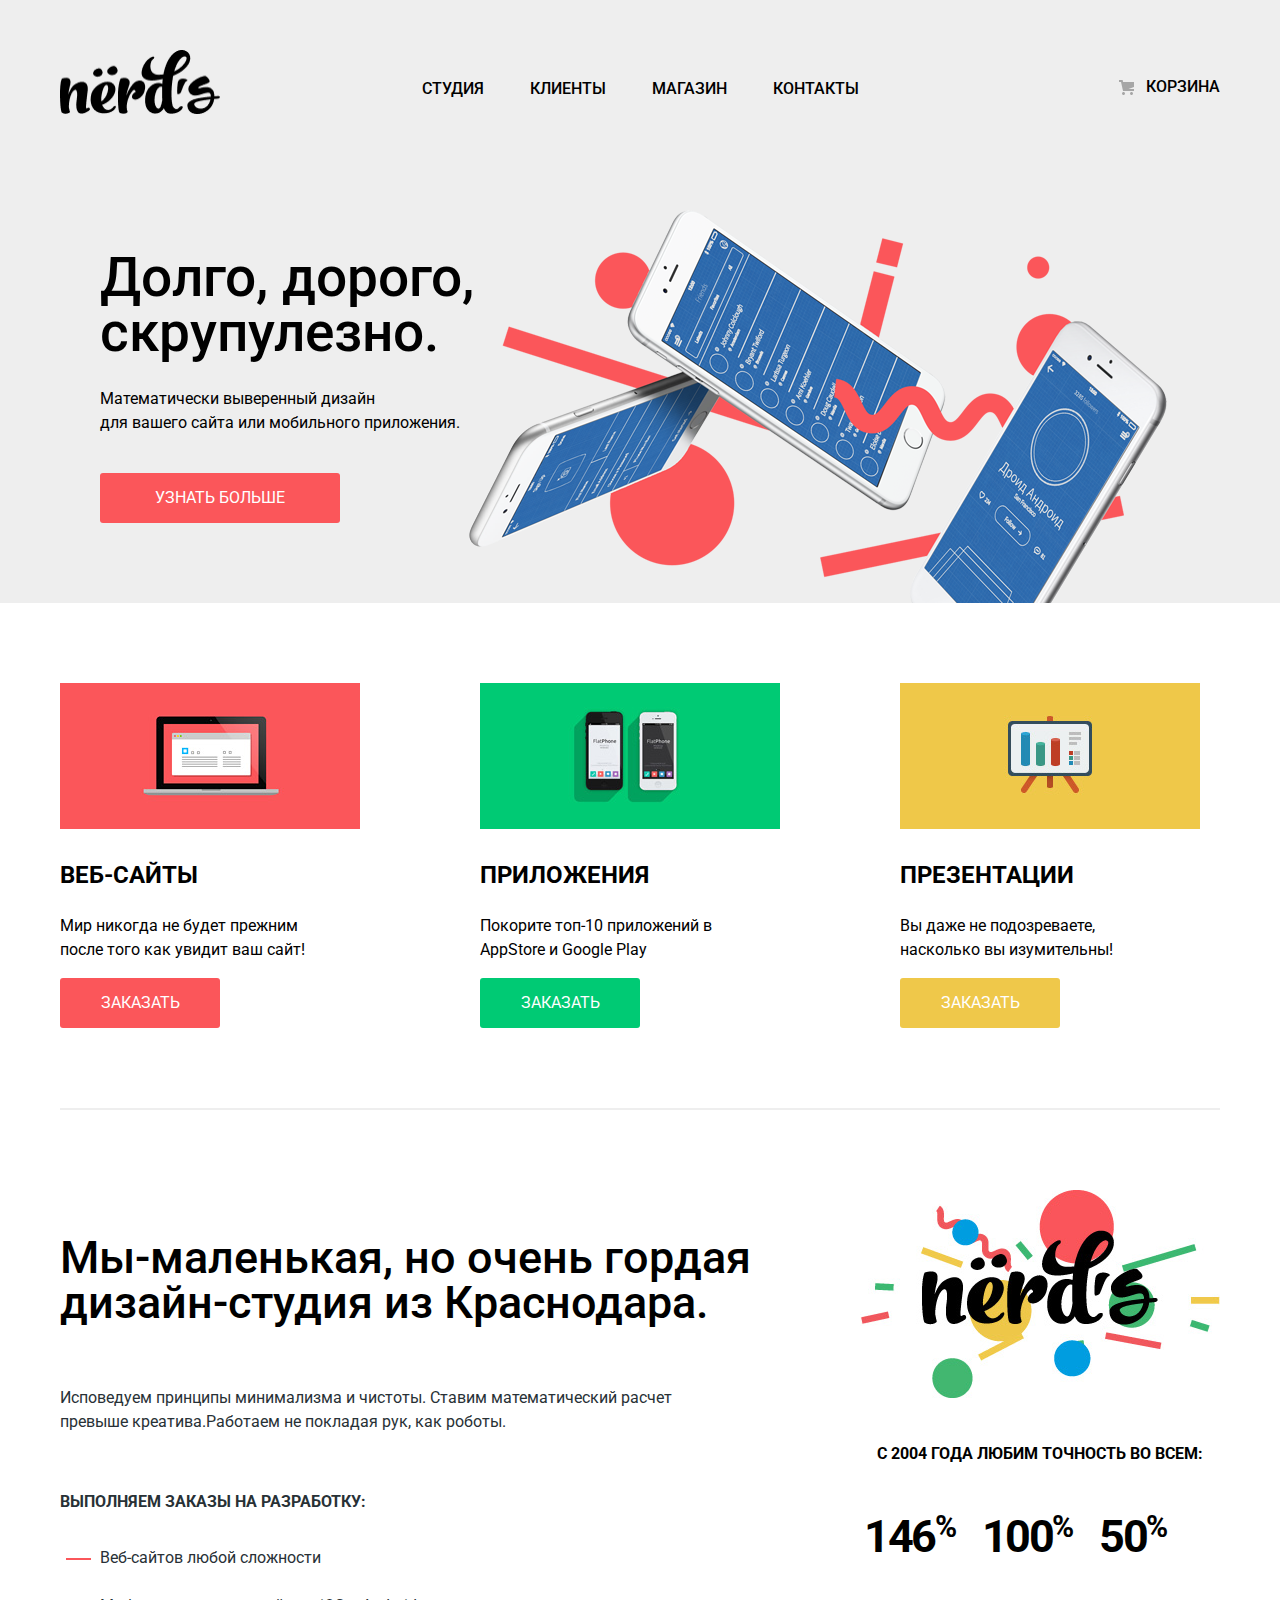
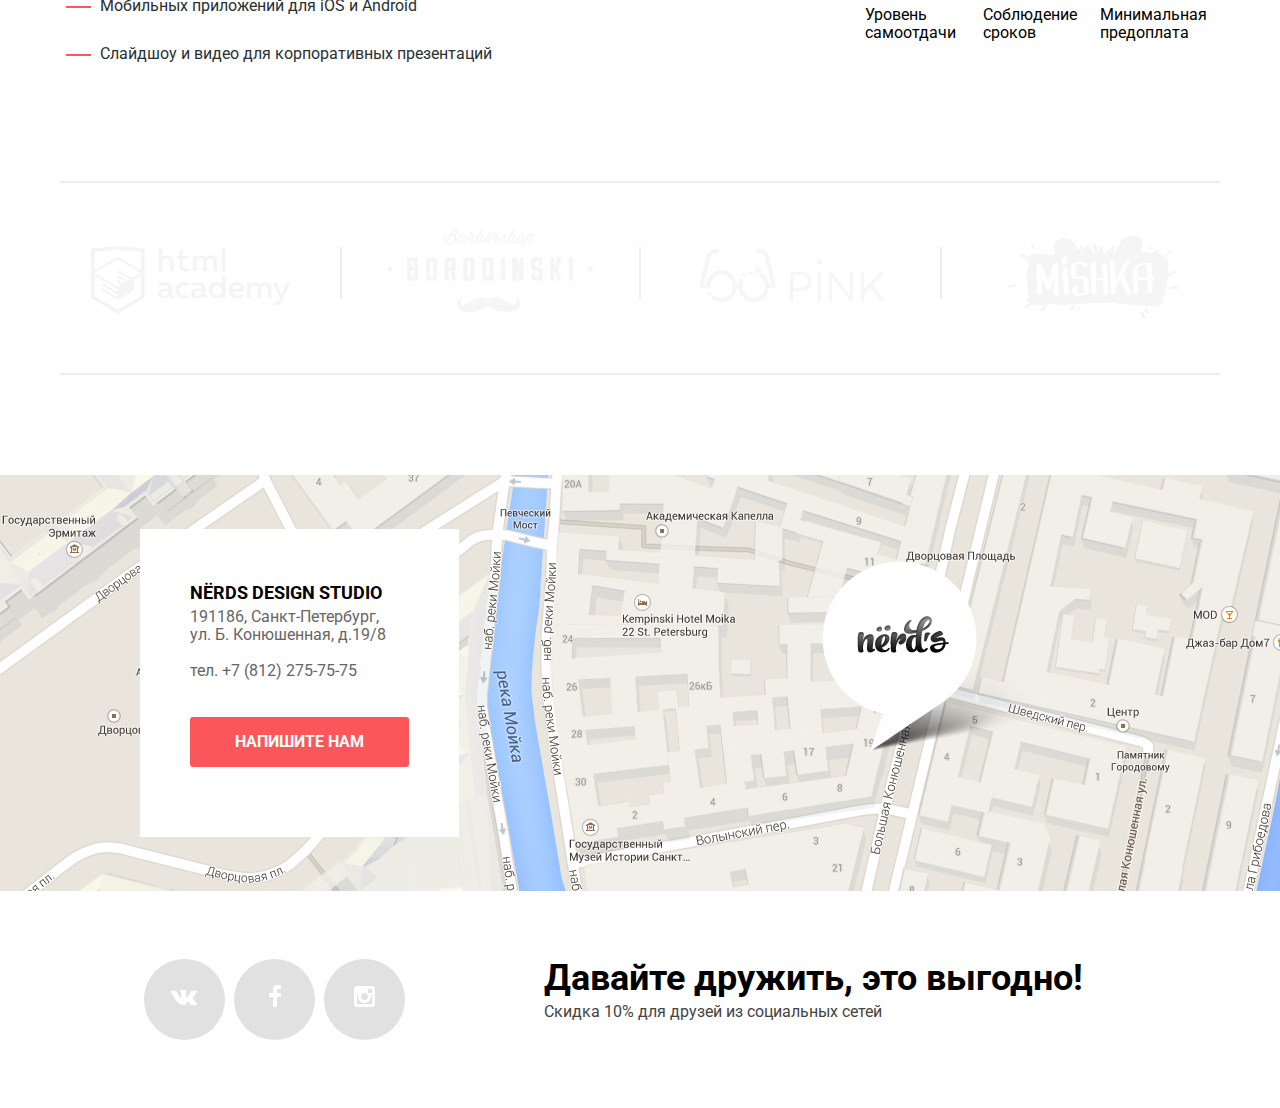
<file: index.html>
<!DOCTYPE html>
<html class="page" lang="ru">
<head>
  <meta charset="UTF-8">
  <title>Nerds студия</title>
  <link href="https://fonts.googleapis.com/css2?family=Roboto:wght@400;500;700&display=swap" rel="stylesheet">
  <link href="css/normalize.css" rel="stylesheet">
  <link href="css/style.css" rel="stylesheet">
</head>

<body class="page-body">
  <header class="main-header">
		<div class="container">
			<nav class="main-navigation">
				<a class="main-header-logo">
					<img src="img/nerds-logo.png" width="160" height="65" alt="Логотип Nerds">
				</a>
				<div class="wpapper">
					<ul class="site-navigation">
						<li><a href="#">Cтудия</a></li>
						<li><a href="#">Клиенты</a></li>
						<li><a href="catalog.html">Магазин</a></li>
						<li><a href="#">Контакты</a></li>
					</ul>
        </div>
        <div class="basket">
          <a href="#">Корзина</a>
        </div>
			</nav>
    </div>
    <section class="slider">
      <div class="container">
        <h2 class="visually-hidden">Преимущества</h2>
      <!--<input class="visually-hidden" type="radio" id="product-1" name="toggle" checked>
          <input class="visually-hidden" type="radio" id="product-2" name="toggle">
          <input class="visually-hidden" type="radio" id="product-3" name="toggle">
          <div class="slider-controls">
            <label class="slider-controls-item slider-controls-item--1" for="product-1">Первый</label>
            <label class="slider-controls-item slider-controls-item--2" for="product-2">Второй</label>
            <label class="slider-controls-item slider-controls-item--3" for="product-3">Третий</label>
          </div>-->
          <ul class="slider-list">
            <li class="slider-item">
              <h3>Долго, дорого,<br> скрупулезно.</h3>
                <p>Математически выверенный дизайн<br> для вашего сайта или мобильного приложения.</p>
                <a class="slider-item-button button" href="#">Узнать больше</a>
            </li>
            <!--<li class="slider-item">
                <h3>Любим математику как никто другой</h3>
                <p>Никакого креатива, только математические формулы для расчета идеальных пропорций.</p>
                <a class="slider-item-button button" href="#">Узнать больше</a>
              </li>
              <li class="slider-item">
                <h3>Только ночь,<br> только хардкор</h3>
                <p>Работать днем, как все? Мы против этого.<br> Ближе к полуночи работа только начинается.</p>
                <a class="slider-item-button button" href="#">Узнать больше</a>
              </li>-->
          </ul>  
        </div>
      </section> 
	</header>
<main class="main-container">
  <h1 class="visually-hidden">Дизайн Студия Nerds</h1>
      <section class="service">  
        <ul class="service-list">
          <li class="service-item1">
            <img src="img/illustration1.svg" width="300" height="146" alt="Веб-сайты" >
            <h3 class="text-sup">Веб-сайты</h3>
            <p class="text-sub">Мир никогда не будет прежним<br> после того как увидит ваш сайт!</p>
            <a href="#" class="button button-red" aria-label="Заказать у нас сайт">Заказать</a>
          </li>
          <li class="service-item2">
            <img src="img/illustration2.svg" width="300" height="146" alt="Приложения">
            <h3 class="text-sup">Приложения</h3>
            <p class="text-sub">Покорите топ-10 приложений в<br> AppStore и Google Play</p>
            <a href="#" class="button button-green" aria-label="Заказать у нас приложение">Заказать</a>
          <li class="service-item3">
            <img src="img/illustration3.svg" width="300" height="146" alt="Презентации">
            <h3 class="text-sup">Презентации</h3>
            <p class="text-sub">Вы даже не подозреваете,<br> насколько вы изумительны!</p>
            <a href="#" class="button button-yellow" aria-label="Заказать у нас презентацию">Заказать</a>
          </li>
        </ul>
      </section>
      <section class="about-us">
        <div class="about-title">
          <h2 class="visually-hidden">О нас</h2>
          <p class="description-about">Мы-маленькая, но очень гордая<br> дизайн-студия из Краснодара.</p>
          <p class="desсription-features">Исповедуем принципы минимализма и чистоты. Ставим математический расчет<br> превыше креатива.Работаем не покладая рук, как роботы.</p>
            <h3 class="description-title">Выполняем заказы на разработку:</h3>
              <ul class="description-list">
                <li class="description-item">Веб-сайтов любой сложности</li>
                <li class="description-item">Мобильных приложений для iOS и Android</li>
                <li class="description-item">Слайдшоу и видео для корпоративных презентаций</li>
              </ul>
        </div>  
        <div class="stats-block">
          <h2 class="visually-hidden">Наша статистика</h2>
          <img src="img/nerds-illustration.svg" width="360" height="208" alt="Студия Нёрдс">
          <b class="stats-title">С 2004 года любим точность во всем:</b>
          <table>
            <tbody>
              <tr>
                <th class="visually-hidden">Проценты выполнения</th>
                <td class="procent-numbers">146<sup>%</sup></td>
                <td class="procent-numbers">100<sup>%</sup></td>
                <td class="procent-numbers">50<sup>%</sup></td>
              </tr>
              <tr>
                <th class="visually-hidden">Условия работы</th>
                <td class="details">Уровень самоотдачи</p>
                <td class="details">Соблюдение сроков</p>
                <td class="details">Минимальная предоплата</p>
              </tr>
            </tbody>
          </table>
        </div>
      </section>
      <section class="partners">
        <h2 class="visually-hidden">Наши партнеры</h2>
          <div class="container">
            <ul class="partners-list">
              <li class="partners-item">
                <a href="https://htmlacademy.ru/intensive/htmlcss">
                <img src="img/products/htmlacademy.svg" width="199" height="68" alt="HTML Academy">
                </a>
              </li>
              <li class="partners-item">
                <a href="#">
                  <img src="img/borodinski.png" width="209" height="87" alt="Borodinski">
                </a>
              </li>
              <li class="partners-item">
                <a href="#">
                  <img src="img/pink.png" width="185" height="55" alt="Pink">
                </a>
              </li>
              <li class="partners-item">
                <a href="#">
                  <img src="img/mishka.png" width="173" height="84" alt="Mishka">
                </a>
              </li>
            </ul>
          </div>
      </section>
  </main>

  <footer class="page-footer main-footer">
    <section class="map">
      <h2 class="visually-hidden">Как до нас добраться</h2>
        <div class="location">
          <section class="address">
            <h2 class="address-title">Nёrds design studio</h2>
            <p class="address-text">191186, Санкт-Петербург,<br>
            ул. Б. Конюшенная, д.19/8</p>
            <p class="address-phone">тел. +7 (812) 275-75-75</p>
            <a href="modal.html" class="button button-mail">Напишите нам</a>
            </section> 
          </div>
    </section>
    <div class="footer-container">  
      <div class="social">
        <ul class="social-list">
          <li class="social-item">
            <a class="social-button" href="http://vk.com/">
              <img src="img/vk-icon.svg" alt="Страница в контакте">
              <p class="visually-hidden">Наша страница в контакте</p>  
            </a>  
          </li>      
          <li class="social-item">
            <a class="social-button" href="http://facebook.com">
              <img src="img/facebook-icon.svg" alt="Страница в Фейсбук">  
              <p class="visually-hidden">Наша страница в Фейсбук</p>  
            </a>
          </li>
          <li class="social-item">
            <a class="social-button" href=http://instagram.com">
              <img src="img/insta-icon.svg" alt="Страница в Инстаграм">
              <p class="visually-hidden">Наша страница в Инстаграм</p>     
            </a>
          </li>
        </ul>
      </div>
      <div class="for-friends">
        <p class="frienship">Давайте дружить, это выгодно!</p>
        <p class="discount">Скидка 10% для друзей из социальных сетей</p>
      </div>
    </div>
  </footer>
    <section class="modal modal-form">
      <h2 class="modal-title">Напишите нам</h2>
      <form class="appointment-form" action="http://echo.htmlacademy.ru" method="post">
        <div class="mail-form"> 
          <p class="appointment-item">
            <label for="appointment-name">Ваше имя</label>
            <input id="appointment-name" type="text" name="name" placeholder="Имя Фамилия">
          </p>
          <p class="appointment-email">
            <label for="appointment-email">Ваш email</label>
            <input id="appointment-email" type="email" name="email" placeholder="email@example.com">
          </p>
        </div>
          <p class="appointment-text">
            <label for="appointment-text">Текст письма</label>
            <textarea id="appointment-text" type="text" name="text" placeholder="В свободной форме" rows="5" cols="250"></textarea>
          </p>
          <button class="mail-form button" type="submit">Отправить</button>
            <a href="#" class="modal-close">Закрыть</a>
      </form>
    </section>
</body>
</html>
</file>
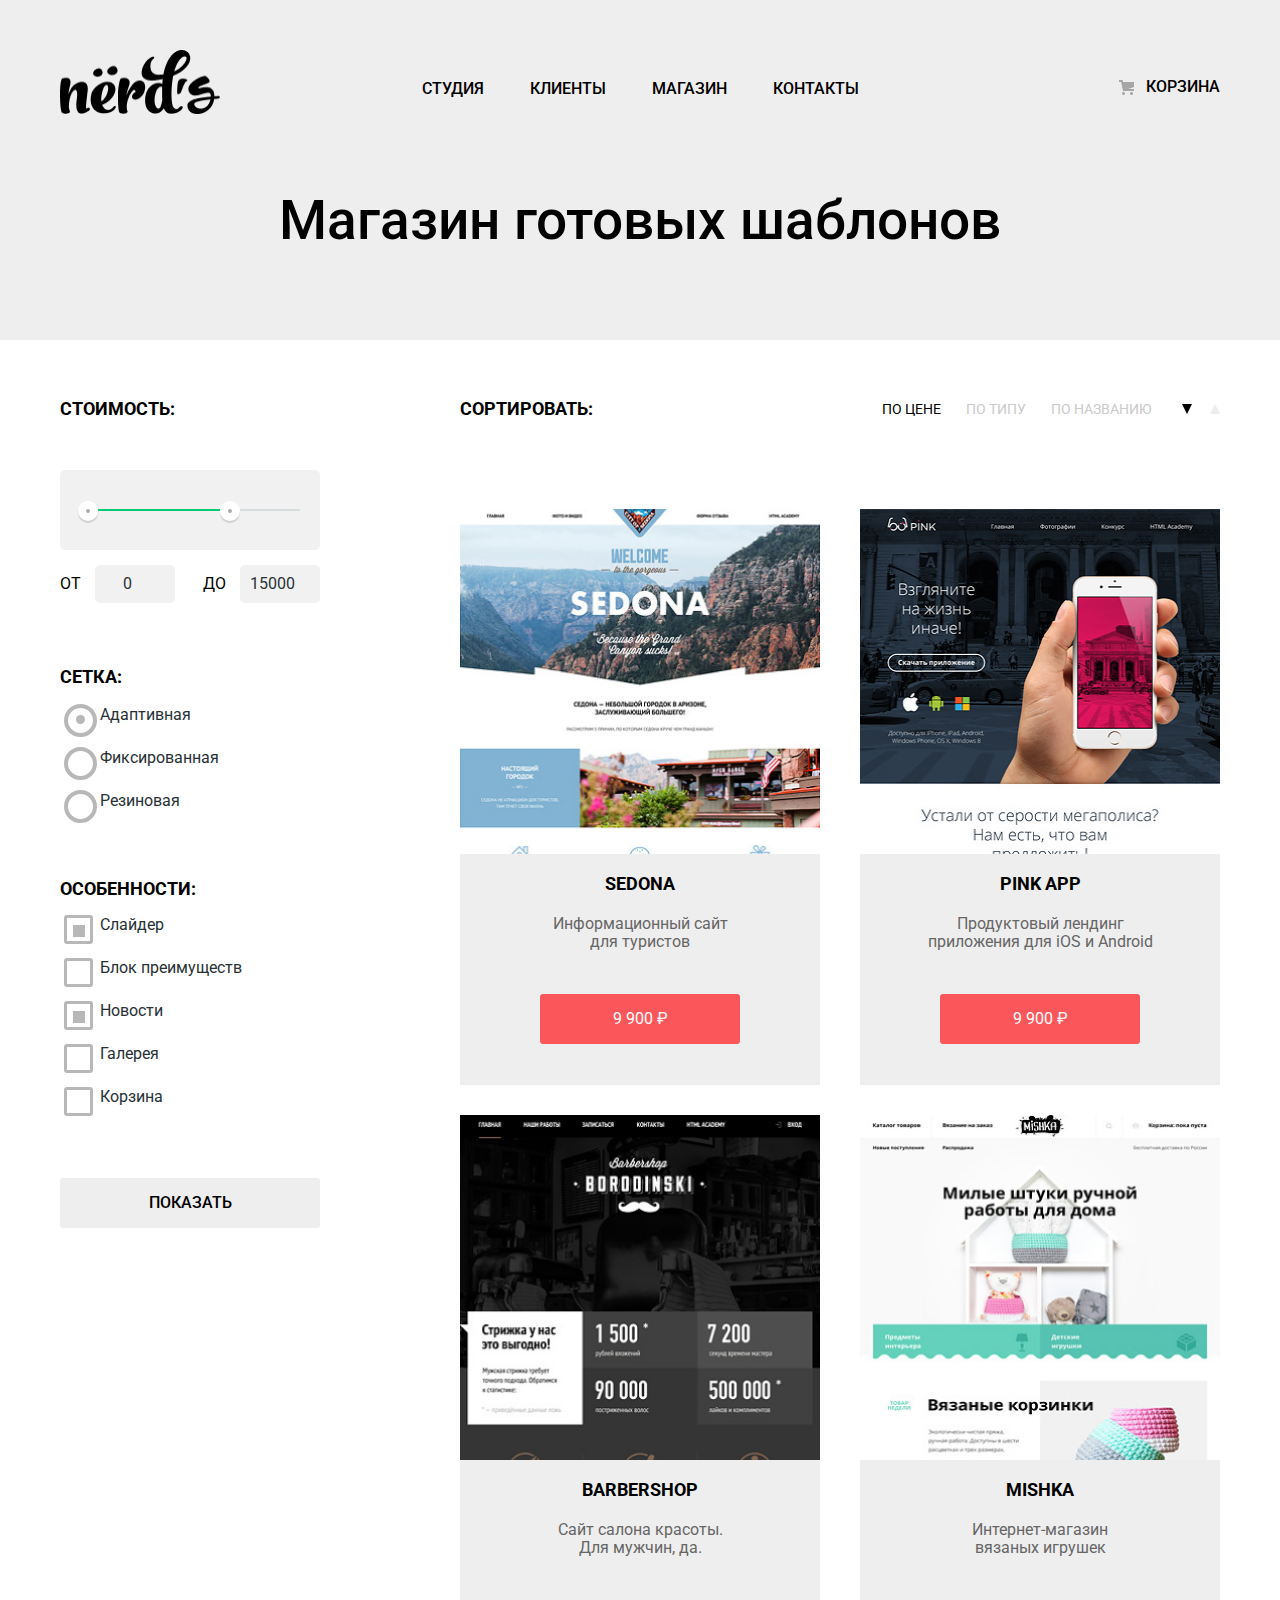
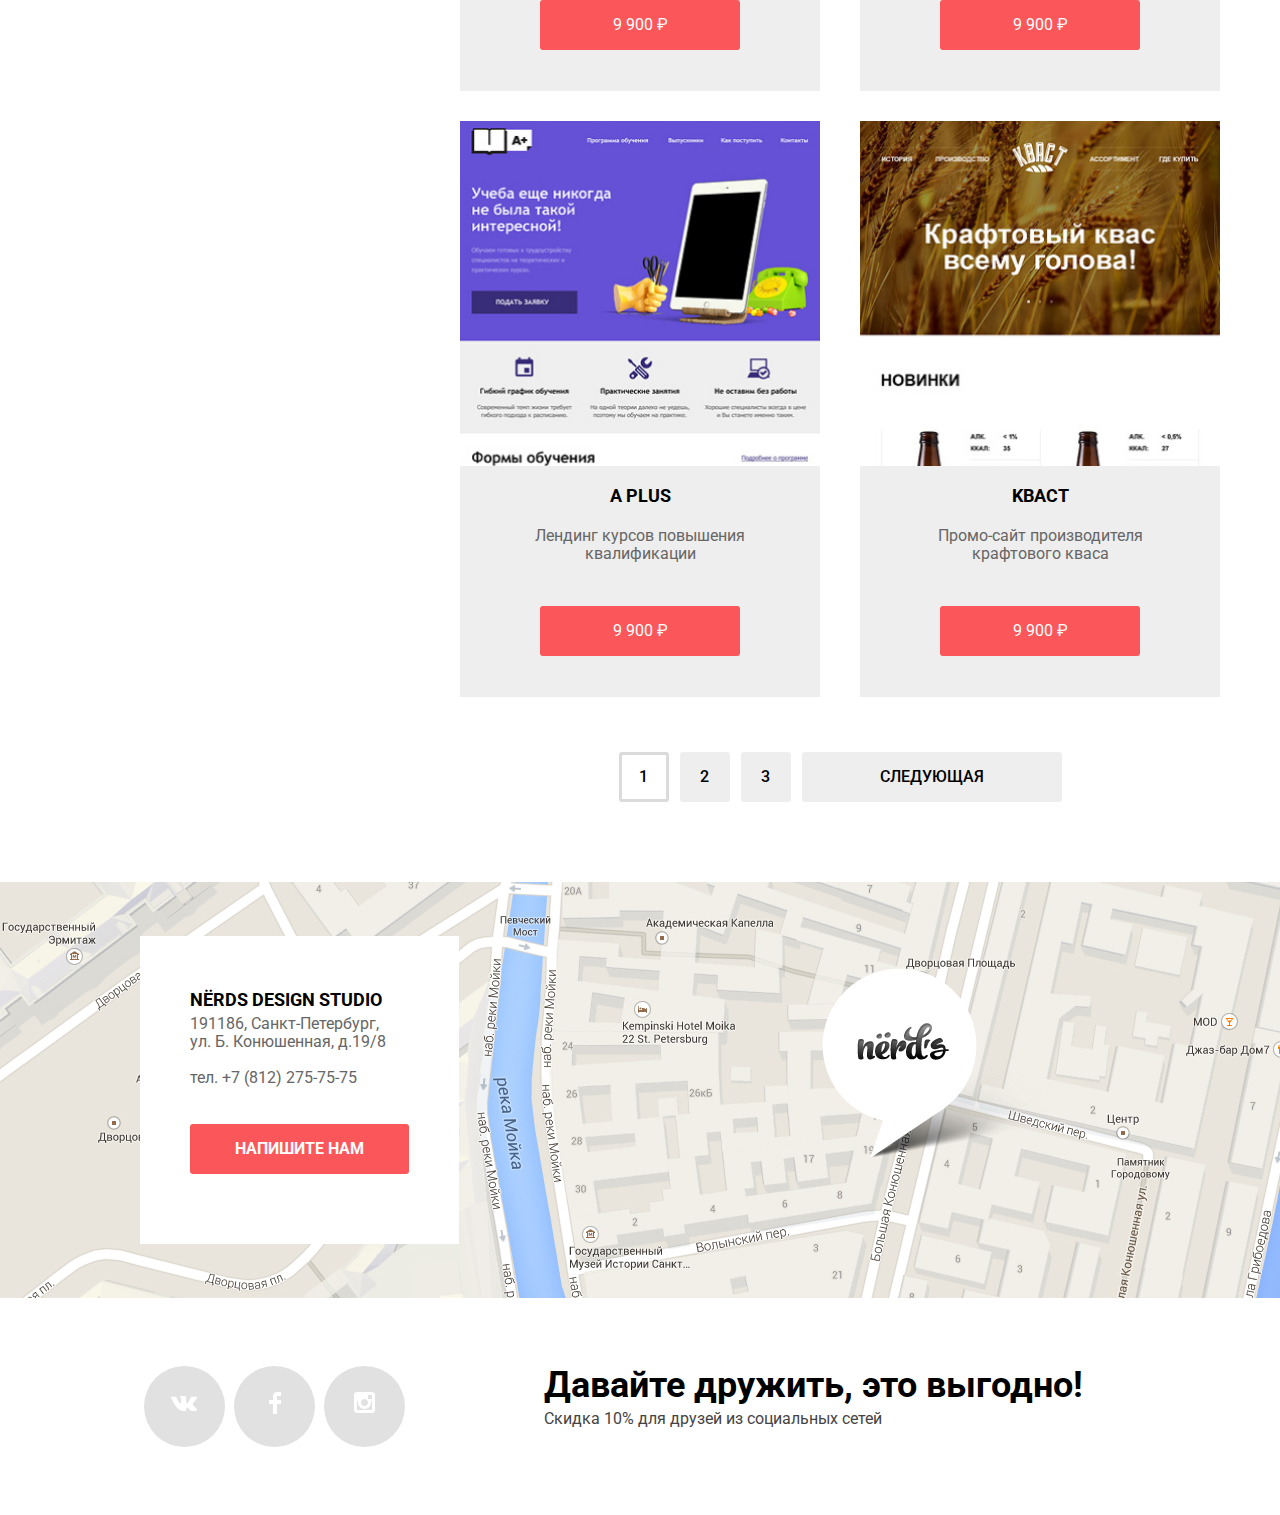
<file: catalog.html>
<!DOCTYPE html>
<html class="page" lang="ru">
<head>
  <meta charset="UTF-8">
  <title>Nerds студия</title>
  <link href="https://fonts.googleapis.com/css2?family=Roboto:wght@400;500;700&display=swap" rel="stylesheet">
  <link href="css/normalize.css" rel="stylesheet">
  <link href="css/style.css" rel="stylesheet">
</head>

<body class="page-body">
  <header class="main-header">
		<div class="container">
			<nav class="main-navigation">
			  <a class="main-header-logo" href="index.html">
          <img src="img/nerds-logo.png" width="160" height="65" alt="Логотип Nerds">
				</a>
				<div class="wpapper">
					<ul class="site-navigation">
						<li><a href="#">Cтудия</a></li>
						<li><a href="#">Клиенты</a></li>
						<li><a href="catalog.html">Магазин</a></li>
						<li><a href="#">Контакты</a></li>
					</ul>
        </div>
        <div class="basket">
          <a href="#">Корзина</a>
        </div>
      </nav>
      <h1 class="catalog-title">Магазин готовых шаблонов</h1>
		</div>
	</header>

  <main class="page-catalog">
    <section class="catalog">
      <form class="filter"https://echo.htmlacademy.ru" method="get">
        <fieldset class="filter-item">
          <legend class="price-checks">Стоимость:</legend>
          <div class="range-filter">
            <div class="range-controls">
              <div class="scale">
                <div class="bar"></div>
              </div>
              <div class="toggle toggle-min"></div>
              <div class="toggle toggle-max"></div>
            </div>
            <div class="price-controls">
              <label class="min-price">
                от <input type="number" name="min-price" value="0">
              </label>
              <label class="max-price">
                до <input type="number" name="max-price" value="15000">
              </label>
            </div>
          </div>
        </fieldset>
        <fieldset class="grid-box">
          <legend class="grid-checks">Сетка:</legend>
            <ul class="grid-title">
              <li class="filter-option filter-radio">
                <input class="visually-hidden filter-input-radio filter-input" type="radio" name="types-of-grid" value="adaptive" id="filter-adaptive" checked>
                <label for="filter-adaptive">Адаптивная</label>
              </li>
              <li class="filter-option filter-radio">
                <input class="visually-hidden filter-input-radio filter-input" type="radio" name="types-of-grid" value="fixed" id="filter-fixed">
                <label for="filter-fixed">Фиксированная</label>
              </li>
              <li class="filter-option filter-radio">
                <input class="visually-hidden filter-input-radio filter-input" type="radio" name="types-of-grid" value="rubber" id="filter-rubber">
                <label for="filter-rubber">Резиновая</label>
              </li>
            </ul>
          </fieldset>
          <fieldset class="features-box">
            <legend class="features-checks">Особенности:</legend>
            <ul class="features-title">
              <li class="filter-option filter-checkbox">
                <input class="visually-hidden filter-input-checkbox filter-input" type="checkbox" name="slider" id="filter-slider" checked>
                <label for="filter-slider">Слайдер</label>
              </li>
              <li class="filter-option filter-checkbox">
                <input class="visually-hidden filter-input-checkbox filter-input" type="checkbox" name="advantages" id="filter-advantages">
                <label for="filter-advantages">Блок преимуществ</label>
              </li>
              <li class="filter-option filter-checkbox">
                <input class="visually-hidden filter-input-checkbox filter-input" type="checkbox" name="news" id="filter-news" checked>
                <label for="filter-news">Новости</label>
              </li>
              <li class="filter-option filter-checkbox">
                <input class="visually-hidden filter-input-checkbox filter-input" type="checkbox" name="galery" id="filter-galery">
                <label for="filter-galery">Галерея</label>
              </li>
              <li class="filter-option filter-checkbox">
                <input class="visually-hidden filter-input-checkbox filter-input" type="checkbox" name="cart" id="filter-cart">
                <label for="filter-cart">Корзина</label>
              </li>
            </ul>
          </fieldset>
          <a href="#" class="features-btn" alt="Кнопка показать">Показать</a>
        </form>
      </section>
      <section class="our-partners">
        <div class="partners-container">
					<h2 class="visually-hidden">Партнеры</h2>
					<section class="sorting">
						<h2 class="visually-hidden">Сортировать</h2>
						<b>Сортировать:</b>
						<ul class="sorting-list">
							<li class="sorting-item"><a class="active" href="#">По цене</a></li>
							<li class="sorting-item"><a href="#">По типу</a></li>
							<li class="sorting-item"><a href="#">По названию</a></li>
						</ul>
						<p class="sorting-buttons">
							<button class="button-down" type="button">
								<p class="visually-hidden">От большего к меньшему</p>	
							</button>
							<button class="button-up">
								<p class="visually-hidden">Oт меньшего к большему</p>	
							</button>
            </p>
          </section>
          <div class="products">
            <ul class="products-list">
              <li class="product-item">
                <img src="img/img-sedona.jpg" width="360" height="576" alt="Готовый шаблон сайта Sedona">
                  <div class="product-about">
                    <a href="product-card.html"><h2>Sedona</h2></a>
                    <p>Информационный сайт<br> для туристов</p>
                    <a href="#" class="button button-cart" aria-label="Положить в корзину шаблон Sedona за ">9 900 ₽</a>
                  </div>
              </li>
              <li class="product-item">
                <img src="img/img-pink.jpg" width="360" height="576" alt="Готовый шаблон сайта Pink">
                  <div class="product-about">
                    <a href="product-card.html"><h2>Pink App</h2></a>
                    <p>Продуктовый лендинг  <br>приложения для iOS и Android</p>
                    <a href="#" class="button button-cart" aria-label="Положить в корзину шаблон Pink за ">9 900 ₽</a>
                  </div>
              </li>
              <li class="product-item">
                <img src="img/img-barbershop.jpg" width="360" height="576" alt="Готовый шаблон сайта Borodinski">
                  <div class="product-about">
                    <a href="product-card.html"><h2>Barbershop</h2></a>
                    <p>Сайт салона красоты.<br> Для мужчин, да.</p>
                    <a href="#" class="button button-cart" aria-label="Положить в корзину шаблон Barbershop за">9 900 ₽</a>
                  </div>
              </li>
              <li class="product-item">
                <img src="img/img-mishka.jpg" width="360" height="576" alt="Готовый шаблон сайта Mishka">
                  <div class="product-about">
                    <a href="product-card.html"><h2>Mishka</h2></a>
                    <p>Интернет-магазин <br>вязаных игрушек</p>
                    <a href="#" class="button button-cart" aria-label="Положить в корзину шаблон Mishka за">9 900 ₽ </a>
                  </div>
              </li>
              <li class="product-item">
                <img src="img/img-aplus.jpg" width="360" height="576" alt="Готовый шаблон сайта Study">
                  <div class="product-about">
                    <a href="product-card.html"><h2>A Plus</h2></a>
                    <p>Лендинг курсов повышения<br> квалификации</p>
                    <a href="#" class="button button-cart" aria-label="Положить в корзину шаблон Study за ">9 900 ₽</a>
                  </div>
              </li>
              <li class="product-item">
                <img src="img/img-kvast.jpg" width="360" height="576" alt="Готовый шаблон сайта Kvast">
                  <div class="product-about">
                    <a href="product-card.html"><h2>KBACT</h2></a>
                    <p>Промо-сайт производителя <br>крафтового кваса</p>
                    <a href="#" class="button button-cart" aria-label="Положить в корзину шаблон сайта Kvast за ">9 900 ₽</a>
                 </div>
              </li>
            </ul>
          </div>
      </div>
      <div class="pagination">
        <a href="#" class="button-catalog1" arial-label="Первая страница">1</a>
        <a href="#" class="button-catalog2" arial-label="Вторая страница">2</a>
        <a href="#" class="button-catalog3" arial-label="Третья страница">3</a>
        <a href="#" class="button-next" arial-label="Следующая страница">Следующая</a>
      </div>
    </main>

<footer class="page-footer inner-footer">
  <section class="map">
    <h2 class="visually-hidden">Как до нас добраться</h2>
      <div class="location">
        <section class="address">
          <h3 class="address-title">Nёrds design studio</h3>
          <p class="address-text">191186, Санкт-Петербург,<br>
           ул. Б. Конюшенная, д.19/8</p>
          <p class="address-phone">тел. +7 (812) 275-75-75</p>
          <a href="modal.html" class="button button-mail">Напишите нам</a>
        </section>
      </div>
  </section>
  <div class="footer-container">  
    <div class="social">
      <ul class="social-list">
        <li class="social-item">
         <a class="social-button" href="http://vk.com/">
            <img src="img/vk-icon.svg" alt="Страница в контакте">
            <p class="visually-hidden">Наша страница в контакте</p>  
          </a>  
        </li>      
        <li class="social-item">
          <a class="social-button" href="http://facebook.com">
            <img src="img/facebook-icon.svg" alt="Страница в Фейсбук">  
            <p class="visually-hidden">Наша страница в Фейсбук</p>  
          </a>
        </li>
        <li class="social-item">
          <a class="social-button" href=http://instagram.com">
            <img src="img/insta-icon.svg" alt="Страница в Инстаграм">
            <p class="visually-hidden">Наша страница в Инстаграм</p>  
          </a>    
        </li>
    </div>
    <div class="for-friends">
      <p class="frienship">Давайте дружить, это выгодно!</p>
      <p class="discount">Скидка 10% для друзей из социальных сетей</p>
    </div>
  </div>
</footer>
  <section class="modal modal-form">
    <h2 class="modal-title">Напишите нам</h2>
    <form class="appointment-form" action="http://echo.htmlacademy.ru" method="post">
      <div class="mail-form"> 
        <p class="appointment-item">
          <label for="appointment-name">Ваше имя</label>
          <input id="appointment-name" type="text" name="name" placeholder="Имя Фамилия">
        </p>
        <p class="appointment-email">
          <label for="appointment-email">Ваш email</label>
          <input id="appointment-email" type="email" name="email" placeholder="email@example.com">
        </p>
        <p class="appointment-text">
          <label for="appointment-text">Текст письма</label>
          <input id="appointment-text" type="text" name="text" placeholder="В свободной форме">
        </p>
        <button type="submit">Отправить</button>
          <a href="#" class="close">Закрыть</a>
      </div>
    </form>
  </section>
</body>
</html>
</file>
<file: css/style.css>
:root { 

  --basic-black:#000000;
  --basic-special-grey:#E1E1E1;
  --basic-light-black:#283136;
  --basic-white: #FFFFFF;
  --basic-light-grey: #EEEEEE;
  --basic-grey: #888888;
  --basic-dark-grey:#A6A6A6;
  --basic-extra-grey:#4D4D4D;
  --basic-red: #FB565A;
  --basic-dark-red: #E74246;
  --basic-extra-red: #D7373B;
  --basic-green: #00CA74;
  --basic-dark-green:#00BC6C;
  --basic-extra-green: #00AA62;
  --basic-yellow:  #EFC84A; 
  --basic-dark-yellow: #EAB534;
  --basic-extra-yellow: #E5A722;
}


body {
  margin: 0;
  padding: 0;
  font-family: "Roboto", "Arial", sans-serif;
  font-size: 16px;
  line-height: 24px;
  font-weight: normal;
  color: var(--basic-black);
  background-color: var(--basic-white);

}

  a { 
    text-decoration: none;
  }

  ul {
    list-style: none;
  }
 /* Main header */

  .main-header {
	  margin: 0;
	  padding: 0;
    min-width: 1160px;
    padding-top: 49px;
	  background-color: var(--basic-light-grey);
  }
  .container {
  	margin: 0 auto;
	  padding: 0;
	  width: 1160px;
  }

  .main-navigation {
    margin-bottom: 87px;
    display: grid;
    grid-template-columns:min-content 4fr 1fr;
  }


  .main-navigation .wpapper {
  	padding-top: 28px;
	  margin-left: 202px;
	  text-transform: uppercase;
  }
  .main-navigation .site-navigation,
  .main-navigation .basket {
  	margin: 0;
	  padding: 0;
	  list-style: none;
  }
  .main-navigation .site-navigation {
    display: flex;
  }
  .site-navigation li {
	  margin-right: 46px;
  }
  .site-navigation a,
  .basket a {
  	color: var(--basic-black);
	  font-weight: 500;
  }
  .site-navigation a:hover,
  .basket a:hover {
	  color: var(--basic-red);
  }
  .site-navigation a:focus,
  .basket a:focus {
	  color: #bdbdbd;
  }
  .site-navigation a:active {
	  border-bottom: 2px solid var(--basic-red);
    padding-bottom: 8px;
  }
  .basket a {
    padding-left: 27px;
    position: relative;
    top:26px;
    text-transform: uppercase;
  }
  .basket a::before {
    content: "";
    position: absolute;
    top: 5px;
    left: 0px;
    width: 15px;
    height: 15px;
    background: url(../img/cart-icon.svg) no-repeat;
    background-position: 0px 0px;
  }
  .basket a:active {
	  border-bottom: 2px solid var(--basic-red);
	  padding-bottom: 8px;
  }
  .main-navigation .basket {
	  display: flex;
    margin-left: auto;
  }
  
  main {
    width: 1160px;
    padding: 20px;
    margin: 0 auto;
  }

  /*Slider*/

  .slider {
    margin-bottom: 60px;
    background-color: var(--basic-light-grey);
  }
  .slider-item {
    background: url(../img/slide1.png); 
    background-repeat: no-repeat;
    background-color: var(--basic-light-grey);
    background-position: 93% -16px;
    padding: 42px 0 80px 0;
    
  }
  .slider-item h3 {
    margin: 0;
    padding: 0;
    margin-bottom: 27px;
    max-width: 600px;
    font-size: 55px;
    line-height: 55px;
    font-weight: 500;
  }
  .slider-item p {
    max-width: 430px;
    margin: 0;
    margin-bottom: 38px;
  }
   
  .button {
    width: 240px;
    height: 50px;
    color: var(--basic-white);
    background-color: var(--basic-red);
    border-radius: 3px;
    display: flex;
    flex-direction: row;
    align-items: center;
    align-content: center;
    justify-content: center;
    text-transform: uppercase;
    text-align: center;
    text-decoration: none;
    vertical-align: middle;
    font-weight: 400;
  }  
  .button:hover {
    background-color: var(--basic-dark-red);
  }
  .button:focus {
    color: rgba(255, 255, 255, 0.3);
    background-color: var(--basic-extra-red);
    box-shadow: 0 3px rgba(0, 0, 0, 0.1) inset;
  }


  /*Service*/

  .visually-hidden:not(:focus):not(:active),
   input[type="checkbox"].visually-hidden,
   input[type="radio"].visually-hidden {
  	position: absolute;
	  width: 1px;
	  height: 1px;
	  margin: -1px;
	  border: 0;
	  padding: 0;
	  white-space: nowrap;
	clip-path: inset(100%);
	clip: rect(0 0 0 0);
	overflow: hidden;
  }
  .service {
    margin-bottom: 80px;
  }
  .service-list {
    padding: 0;
    margin: 0;
    padding-bottom: 80px;
    list-style: none;
    display: grid;
    grid-template-columns: 1fr 1fr 1fr;
    column-gap: 100px;
    border-bottom: 2px solid var(--basic-light-grey);
  }

  .service-item1 img{
    background-color: var(--basic-red);
  }
  .service-item2 img{
    background-color: var(--basic-green);
  }
  .service-item3 img{
    background-color: var(--basic-yellow);
  }
  
  .text-sup {
    color: var(--basic-black);
    background-color: var(--basic-white);
    font-size: 24px;
    line-height: 30px;
    font-weight: bold;
    text-transform: uppercase; 
  }
  .text-sub {
    color: var(--basic-black);
    background-color: var(--basic-white);
    font-size: 16px;
    line-height: 24px;
  }
  
/*Button*/

.button-red {
  width: 160px;
  height: 50px;
  font-weight: bold;
  font-size: 16px;
  line-height: 18px;
  border-radius: 3px;
  font: inherit;
  text-align: center;
  vertical-align: middle;
  text-transform: uppercase;
  border: none;
  color: var(--basic-white);
  background-color: var(--basic-red);
}

.button-red:hover,
.button-red:focus {
  background-color: var(--basic-dark-red);
}

.button-red:active {
  background-color: var(--basic-extra-red);
  color: var(--basic-white);
  opacity: 0.3;
}

.button-green {
  width: 160px;
  height: 50px;
  font-weight: bold;
  font-size: 16px;
  line-height: 18px;
  border-radius: 3px;
  font: inherit;
  text-align: center;
  align-items: center;
  vertical-align: middle;
  text-transform: uppercase;
  border: none;
  color: var(--basic-white);
  background-color: var(--basic-green);
}

.button-green:focus,
.button-green:hover {
 background-color:  var(--basic-dark-green);
}

.button-green:active {
  background-color: var(--basic-extra-green);
  color: var(--basic-white);
  opacity: 0.3;
}

.button-yellow {
  justify-content: center;
  width: 160px;
  height: 50px;
  font-weight: bold;
  font-size: 16px;
  line-height: 18px;
  border-radius: 3px;
  font: inherit;
  text-align: center;
  align-items: center;
  vertical-align: middle;
  text-transform: uppercase;
  border: none;
  color: var(--basic-white);
  background-color: var(--basic-yellow);
}

.button-yellow:hover,
.button-yellow:focus  {
  background-color: var(--basic-dark-yellow);
}

.button-yellow:active {
  background-color: var(--basic-extra-yellow);
  color: var(--basic-white);
  opacity: 0.3;
  
}



 /*Desсription*/

  .about-us {
    display: flex;
    margin: 0;
    padding: 0;
    justify-content: space-between;
    border-bottom: 2px solid var(--basic-light-grey);
  }
  
  .about-title {
    display: flex;
    flex-direction: column;
    margin-bottom: 75px;
  }

  
  .description-about {
    color: var(--basic-black);
    background-color: var(--basic-white);
    font-size: 45px;
    line-height: 45px;
    font-weight: 500;
  }

  .desсription-features {
    color: var(--basic-light-black);
    background-color: var(--basic-white);
    font-size: 16px;
    line-height: 24px; 
    font-weight: normal;
    margin-bottom: 40px;
    
  }
   
   .description-title { 
    color: var(--basic-light-black);
    background-color: var(--basic-white);
    font-size: 16px;
    line-height: 24px;
    font-weight: bold;
    text-transform: uppercase;
  } 
  
  .desсription-list {
    color: var(--basic-light-black);
    background-color: var(--basic-white);
    font-size: 16px;
    line-height: 24px;
    font-weight: normal;
    
  }

  .description-item {
    color: var(--basic-light-black);
    background-color: var(--basic-white);
    font-size: 16px;
    line-height: 24px;
    font-weight: normal;
    list-style: none;
    margin: 0;
    padding: 0;
    text-align: start;  
  } 

  .description-item {
    margin-bottom: 24px;
    position: relative;

  }
  
  .description-item::before {
    content: "";
    width: 25px;
    height: 2px;
    background-color: var(--basic-red);
    position: absolute;
    left: -34px;
    top: 12px;
  } 

 /*Statistic*/

  .stats-block {
	  width: 360px;
	  margin-left: auto;
  }
  .stats-block b {
	  display: block;
	  text-transform: uppercase;
	  text-align: center;
	  margin-top: 37px;
	  margin-bottom: 31px;
  }
  .stats-block .procent-numbers {
    letter-spacing: -2.5px;
    padding-top: 6px;
    padding-left: 0px;
    padding-right: 21px;
	  font-size: 45px;
	  font-weight: 700;
	  line-height: 64px;
	  padding-bottom: 34px;
  }

  .procent-numbers {
	  padding-right: 14px;
  }

  .procent-numbers:last-child {
  	margin: 0;
  }

  .procent-numbers sup {
	  font-size: 30px;
  }

  .details {
    line-height: 18px;
  }  

  .partners {
    border-bottom: 2px solid var(--basic-light-grey);
    margin-bottom: 80px;
  }

  .partners .partners-list {
	  display: flex;
	  list-style: none;
	  padding: 0;
	  margin: 0;
  }
  .partners-item {
    position: relative;
  
  }
  .partners-item:first-child {
	  margin-right: 97px;
    margin-left: 31px;
    padding-top: 63px;
    padding-bottom: 49px;
  }
  .partners-item:nth-child(2) {
    margin-right: 103px;
    padding-top: 46px;
    padding-bottom: 44px;
  }
  .partners-item:nth-child(2)::after {
	  top: 64px;
    left: 252px;
  }
  .partners-item:nth-child(3) {
    margin-right: 123px;
    padding-top: 65px;
    padding-bottom: 63px;
  }
  .partners-item:nth-child(3)::after {
    left: 241px;
  }

  .partners-item::after {
	  content: "";
	  width: 2px;
	  height: 52px;
	  background-color: #eeeeee;
	  position: absolute;
	  top: 64px;
    left: 249px;
  }

  .partners-item:last-child {
    padding-top: 52px;
    padding-bottom: 44px;
  }

  .partners-item:last-child::after {
  	display: none;
  }
  .partners-item a {
  	opacity: 0.2;
  }
  .partners-item a:hover {
  	opacity: 1;
  }
  .partners-item a:focus {
  	opacity: 0.1;
  }

 .button-mail {
    width: 219px;
    height: 50px;
    border-radius: 3px;
    color: var(--basic-white);
    background-color: var(--basic-red);
    font-size: 16px;
    font-weight: bold;
    align-items: center;
    text-align: center;
    vertical-align: middle;
    text-transform: uppercase;
    margin-left: 50px;
  }

  footer {
    width: 1440px;
    margin: 0 auto;
    display: grid;
  }

  .modal-form {
    display: none;
  }
  .modal {
    position: fixed;
    background-color: #ffffff;
    z-index: 5;
    box-shadow: 0 30px 50px rgba(0, 0, 0, 0.7);
  }
  .modal-form {
    top: -20px;
    margin-left: 282px;
    width: 760px;
    z-index: 5;
    padding: 65px 100px;
  }
  .modal-close {
    position: absolute;
    top: 78px;
    right: 90px;
    width: 22px;
    height: 22px;
    font-size: 0;
    border: 0;
    cursor: pointer;
  }
  .modal-close::before,
  .modal-close::after {
    content: "";
    position: absolute;
    width: 19px;
    height: 3px;
    top: 10px;
    left: 2px;
    background-color: #fecccd;
  }
  .modal-close::before {
    transform: rotate(45deg);
  }
  .modal-close::after {
    transform: rotate(-45deg);
  }
  .modal-close:hover::before,
  .modal-close:hover::after {
    background-color: #fb565a;
  } 
  .modal-close:active::before,
  .modal-close:active::after {
    background-color: #ffeeee;
  } 
  .appointment-form {
    font-family: inherit;
  }
  .modal-title {
    margin-top: 0;
    margin-bottom: 21px;
    font-size: 45px;
    line-height: 45px;
    font-weight: 500;
  }
  .appointment-form p {
    display: flex;
    flex-direction: column;
  }
  label {
    padding-bottom: 5px;
  }
  .appointment-form input {
    width: 328px;
    height: 46px;
    border: 2px solid #d7dcde;
    border-radius: 3px;
    padding: 0 14px;
  }
  .appointment-form textarea {
    padding: 10px 13px;
    border: 2px solid #d7dcde;
    border-radius: 3px;
  }
  .appointment-form input:hover,
  .appointment-form textarea:hover {
    border: 2px solid #b4b9bb;
  }
  .appointment-form input:focus,
  .appointment-form textarea:focus {
    outline: none;
    color: #444444;
    border: 2px solid #000000;
  }
  .appointment-form input:invalid {
    color: #e74246;
    border: 2px solid #e74246;
  }
  .mail-form{
    display: flex;
    justify-content: space-between;
  }
  textarea {
    height: 95px;
  }
  .mail-form .button {
    margin-top: 46px;
    margin-bottom: 18px;
    width: 259px;
    height: 50px;
    background-color: var(--basic-red);
    border-radius: 3px;
    display: flex;
    flex-direction: row;
    align-items: center;
    align-content: center;
    justify-content: center;
    text-transform: uppercase;
    text-align: center;
    text-decoration: none;
    vertical-align: middle;
    font-weight: 400;
  }  
  /*
  @-webkit-keyframes bounce {
    0% {
    -webkit-transform: translateY(-2000px);
            transform: translateY(-2000px);
    }
  
    70% {
    -webkit-transform: translateY(30px);
            transform: translateY(30px);
    }
  
    90% {
    -webkit-transform: translateY(-10px);
            transform: translateY(-10px);
    }
  
    100% {
    -webkit-transform: translateY(0);
            transform: translateY(0);
    }
  }
  @keyframes bounce {
    0% {
    -webkit-transform: translateY(-2000px);
            transform: translateY(-2000px);
    }
  
    70% {
    -webkit-transform: translateY(30px);
            transform: translateY(30px);
    }
  
    90% {
    -webkit-transform: translateY(-10px);
            transform: translateY(-10px);
    }
  
    100% {
    -webkit-transform: translateY(0);
            transform: translateY(0);
    }
  }*/
  .modal-show {
    display: block;
    animation: bounce 0.6s;
  }
  /*modal-window*/
  .modal-window .modal-form {
    display: block;
  }
  .footer-container {
    width: 1160px;
    display: flex;
    justify-content: center;
    margin-top: 68px;
    margin-bottom: 68px;;

  }
  .mail-form button{
    width: 259px;
    height: 50px;
    border-radius: 3px;
    color: var(--basic-white);
    background-color: var(--basic-red);
    font-size: 16px;
    font-weight: bold;
    align-items: center;
    text-align: center;
    vertical-align: middle;
    text-transform: uppercase;
    margin-left: 50px;
  }  
  
   /*Social button*/  
  
  .social {
    display: flex;
    margin-left: 67px;
  }
 
  .social-list {
    display: flex;
    margin: 0;
    padding: 0;
    margin-right: 139px;
  }
  .social-item {
    display: flex;
    justify-content: center;
    align-items: center;
    background-color: var(--basic-special-grey);
    width: 81px;
    height: 81px;
    border-radius: 50%;
    margin-right: 9px;
    cursor: pointer;
  }

  .social-item a {
    display: block;
  }
  .social-item:last-child {
    margin-right: 0;
  }
  .social-item:hover,
  .social-item:focus  {
    background: linear-gradient(0deg, #E74246, #FFFFFF);
  }
  .social-item:active {
    background: linear-gradient(0deg, #D7373B, #FFFFFF);
    box-shadow: inset 0px 3px 0px rgba(0, 1, 1, 0.1);
  }
  .social-item .vk{
    background-image: url(../img/fb-icon.svg);
    background-repeat: no-repeat;
    background-position: center center;
  }

  .social-item .fb{
    background-image: url(../img/facebook-icon.svg);
    background-repeat: no-repeat;
    background-position: center center;
  }
  
  .social-item .instagram{
    background-image: url(../img/insta-icon.svg);
    background-repeat: no-repeat;
    background-position: center center;
  }

  .frienship {
    font-weight: bold;
    font-size: 36px;
    margin: 0;
    padding: 0;
    padding-top: 7px;
    padding-bottom: 10px;
  }

  .discount {
    font-weight: normal;
    font-size: 16px;
    color: #444444;
    margin: 0;
    padding: 0;
  }

  /*Inner page*/

  .main-header-logo:active {
    fill: var(--basic-dark-grey);
    cursor: pointer;
  }

  .inner-page .main-header {
    margin-bottom: 55px;
  }

  .catalog {
    width: 260px;
  }
  .catalog fieldset {
    padding: 0;
    margin: 0;
    border: none;
  }
  .catalog fieldset:first-child{
    margin-bottom: 54px;
  }
  
  .catalog fieldset:last-child{
    margin-bottom: 43px;
  }
  .catalog ul {
    padding: 0;
    margin: 0;
    line-height: 19px;
  }
  
  
  .filter-item {
    margin: 0;
    padding: 0;
    border: none;
    width: 260px;
    margin: 50px auto; 
  }
  
  .range-filter {
    width: 260px;
    margin-top: 49px;
  }
  
  .filter-item legend {
    font-size: 18px;
    line-height: 24px;
    text-transform: uppercase;
    font-weight: 700;
  }
  
  .range-controls {
    position: relative;
    height: 41px;
    margin-bottom: 15px;
    padding-top: 39px;
    padding-right: 20px;
    padding-left: 20px;
    background-color: #f1f1f1;
    border-radius: 5px;
  }
  
  .range-controls .scale {
    height: 2px;
    background: #d7dcde;
  }
  
  .range-controls .bar {
    width: 70%;
    height: 2px;
    background: #00ca74;
  }
  
  .range-controls .toggle {
    position: absolute;
    top: 31px;
    left: 0;
    width: 4px;
    height: 4px;
    padding: 0;
    border: 8px solid #ffffff;
    background-color: #ababab;
    border-radius: 50%;
    box-shadow: 0 2px 1px 0 #cfcfcf;
    cursor: pointer;
  }
  
  .range-controls .toggle-min {
    left: 18px;
  }
  
  .range-controls .toggle-max {
    left: 160px;
  }
  
  .price-controls {
    display: flex;
    justify-content: space-between;
  }
  
  .price-controls label {
    text-transform: uppercase;
    font-family: "Roboto", "Arial", sans-serif;
    font-size: 16px;
  }
  
  .price-controls input {
    width: 60px;
    padding: 10px;
    margin-left: 10px;
    text-align: center;
    color: #283136;
    border: none;
    border-radius: 5px;
    background: #f1f1f1;
    font-family: inherit;
    font-size: inherit;
  }

  fieldset.grid-box {
    margin-bottom: 43px;
  }
  .grid-checks {
    margin-bottom: 13px;
    font-size: 18px;
    line-height: 30px;
    font-weight: bold;
    text-transform: uppercase;
  }
  .grid-title {
    padding: 0;
    margin: 0;
    line-height: 19px;
  }
  .grid-item {
    list-style: none;
    color: var(--basic-light-black); 
    font-size: 16px;
    line-height: 19px;
  }
  .filter-option {
    margin-bottom: 19px;
    padding-left: 40px;
  }

  .filter-option label {
    position: relative;
    display: block;
    cursor: pointer;
    user-select: none;
    color: var(--basic-light-black);
  }

  .filter-input-checkbox + label::before {
    content: "";
    position: absolute;
    left: -36px;
    top: 0;
    width: 23px;
    height: 23px;
    border: 3px solid var(--basic-extra-grey);
    opacity: 0.4;
    border-radius: 3px;
  }

  .filter-input-checkbox:checked + label::after {
    content: "";
    position: absolute;
    top: 10px;
    right: 235px;
    width: 12px;
    height: 12px;
    background-color: var(--basic-extra-grey);
    opacity: 0.4;
  }

  .filter-input-radio + label::before {
    content: "";
    position: absolute;
    left: -36px;
    top: -1px;
    width: 25px;
    height: 25px;
    border: 4px solid var(--basic-extra-grey);
    opacity: 0.4;
    border-radius: 50%;
  }
    
  .filter-input-radio:checked + label::after {
    content: "";
    position: absolute;
    top: 10px;
    right: 235px;
    width: 9px;
    height: 9px;
    background-color: var(--basic-extra-grey);
    opacity: 0.4;
    border-radius: 50%;
  }
  .filter-input-checkbox:checked:hover + label::after,
  .filter-input-checkbox:checked:focus + label::after,
  .filter-input-radio:checked:hover + label::after,
  .filter-input-radio:checked:focus + label::after,
  .filter-input-checkbox:hover + label,
  .filter-input-checkbox:focus + label,
  .filter-input-radio:hover + label,
  .filter-input-radio:focus + label {
    color: var(--basic-extra-grey);
  }
  
  .filter-button {
    padding-right: 30px;
    padding-left: 30px;
  }
  .page-catalog {
    display: grid;
    grid-template-columns: 260px 1fr;
    justify-content: center;
    align-content: start ;
  }

  .catalog-title{
    font-size: 55px;
    font-weight: 500;
    text-align: center;
    padding-bottom: 108px;
  }

  fieldset.features-box {
    margin-bottom: 48px;
  }
  .features-checks {
    margin-bottom: 14px;
    font-size: 18px;
    font-weight: bold;
    text-transform: uppercase;
    
  }
  .features-item {
    list-style: none;
    color: var(--basic-light-black);
    font-size: 16px;
    line-height: 19px;
    margin: 0;
    padding: 0;
  }

  .features-btn {
    width: 260px;
    height: 50px;
    color: var(--basic-black);
    background-color: var(--basic-light-grey);
    border-radius: 3px;
    display: flex;
    flex-direction: row;
    align-items: center;
    align-content: center;
    justify-content: center;
    text-transform: uppercase;
    text-align: center;
    text-decoration: none;
    vertical-align: middle;
    font-weight: 500;
  }  
  

  .features-btn:hover,
  .features-btn:focus{
    background-color: #DFDFDF;
  }

  .features-btn:active{
    color: var(--basic-black);
    opacity: 0.3;  
    background-color: #D5D5D5;
    box-shadow: inset 0px 3px 0px rgba(0, 1, 1, 0.1);

  }
  .our-partners {
    max-width: 761px;
    margin-left: 140px;
  }

  .sorting {
    display: flex;
    justify-content: space-between;
    width: 760px;
    padding-bottom: 88px;
  }
  .sorting ul {
    display: flex;
    margin:0;
  }
  .sorting b {
    font-size: 18px;
    margin-right: 218px;
    text-transform: uppercase;
  }
  .sorting a {
    display: block;
    text-transform: uppercase;
    font-size: 14px;
    color: #CACACA;
  }
  .sorting-item {
    margin-right: 25px;
  }
  .sorting-item .active {
    color: var(--basic-black);
  }
  .sorting-item a:hover {
    color: #8D8D8D;
  }
  .sorting-item a:active {
    color: var(--basic-black);
  }
  .sorting-item:last-child {
    margin: 0;
  }
  .sorting-buttons {
    display: flex;
    align-items: center;
    margin: 0;
    padding: 0;
  }
    .sorting-buttons .button-down {
    width: 0;
    height: 0;
    padding: 0;
    margin: 0;
    margin-right: 18px;
    border-style: solid;
    border-width: 10px 5.5px 0 5.5px;
    border-color: #010101 transparent transparent transparent;
    background-color: var(--basic-white);
  }
  .sorting-buttons .button-down:hover {
    border-color: #A6A6A6 transparent transparent transparent;
    
  }
  .sorting-buttons .button-down:active {
    border-color: #231F20 transparent transparent transparent;
  }
  .sorting-buttons .button-up {
    width: 0;
    height: 0;
    padding: 0;
    margin: 0;
    border-style: solid;
    border-width: 0 5.5px 10px 5.5px;
    border-color: transparent transparent #EDEDED transparent;
    background-color: var(--basic-white);
  }
  .sorting-buttons .button-up:hover {
    border-color: transparent transparent #A6A6A6 transparent;
  }
  .sorting-buttons .button-up:active {
    border-color: transparent transparent #231F20 transparent;
  }
  
  .products-list {
    display: flex;
    flex-wrap: wrap;
    padding: 0;
    margin: 0;
    margin-bottom: 25px;
    list-style: none;
  }
  .product-about {
    position: absolute;
    min-height: 165px;
    text-align: center;
    background-color: var(--basic-light-grey);
  }
  .product-partners-item:not(:first-child) path {
    fill: #E9E9E9;
  }
  .product-item .product-about {
    width: 360px;
    height: 231px;
    text-align: center;
    background-color: var(--basic-light-grey);
    position: absolute;
    bottom: 0;
  }
  .product-about p {
    padding: 0 53px;
    margin-bottom: 43px;
    line-height: 18px;
    color: #666666;
  }
  .product-item {
    width: 360px;
    height: 576px;
    margin-right: 40px;
    margin-bottom: 30px;
    position: relative;
  }
  
  .product-item:nth-child(2n) {
    margin-right: 0;
  }
  .product-item h2 {
    font-size: 18px;
    line-height: 30px;
    font-weight: bold;
    color: var(--basic-black);
    text-transform: uppercase;
  }
  .button-cart {
    margin-left: 80px;
    width: 200px;
    height: 50px;
  }
  .pagination {
    margin-bottom: 60px;
    display: flex;
    justify-content: center;
        
  }
  .button-catalog1,
  .button-catalog2,
  .button-catalog3 {
    margin-right: 11px;
  }
     
   .button-catalog1 {
    width: 50px;
    height: 50px;
    font-weight: 500;
    font-size: 16px;
    line-height: 18px;
    display: flex;
    flex-direction: row;
    text-align: center;
    align-items: center;
    align-content: center;
    justify-content: center;
    vertical-align: middle;
    text-transform: uppercase;
    color: var(--basic-black);
    background-color: rgba(0, 0, 0, 0.0001);
    border: 3px solid #DBDBDB;
    box-sizing: border-box;
    border-radius: 3px;
  }  
   .button-catalog2,
   .button-catalog3 { 
    width: 50px;
    height: 50px;
    color: var(--basic-black);
    font-weight: 500;
    font-size: 16px;
    line-height: 18px;
    display: flex;
    flex-direction: row;
    text-align: center;
    align-items: center;
    justify-content: center;
    align-content: center;
    vertical-align: middle;
    text-transform: uppercase;
    background-color: var(--basic-light-grey);
    box-sizing: border-box;
    border-radius: 3px;
   }
    .button-next {
    width: 260px;
    height: 50px;
    color: var(--basic-black);
    font-weight: 500;
    font-size: 16px;
    line-height: 18px;
    display: flex;
    flex-direction: row;
    text-align: center;
    align-items: center;
    justify-content: center;
    align-content: center;
    vertical-align: middle;
    text-transform: uppercase;
    background-color: var(--basic-light-grey);
    box-sizing: border-box;
    border-radius: 3px;
   }
   .button-catalog2:hover,
   .button-catalog3:hover
   .button-next:hover,
   .button-catalog2:focus,
   .button-catalog3:focus,
   .button-next:focus {
    color: var(--basic-black);
    background-color: #DFDFDF;
  }
  .button-catalog2:active,
  .button-catalog3:active,
  .button-next:active {
    color: var(--basic-black);
    opacity: 0.3;  
    background-color: #D5D5D5;
    box-shadow: inset 0px 3px 0px rgba(0, 1, 1, 0.1);
  }
  .map  {
    height: 416px;
    background-repeat: no-repeat;
    background-image: url(../img/products/map.jpg);
    background-position: 50% 42%;
    background-size: cover;
  } 
  .map .location {
    width: 319px;
    height: 308px;
    left: 140px;
    top: 54px;
    position: relative;
    background-color: var(--basic-white);
  }
  .address-title {
    font-weight: bold;
    font-size: 18px;
    line-height: 30px;
    padding: 0;
    margin: 0;
    text-transform: uppercase;
    margin-left: 50px;
    padding-top: 49px;
  }
  .address-text {
    font-weight: normal;
    font-size: 16px;
    line-height: 18px;
    color: #666666;
    padding: 0;
    margin: 0;
    margin-left: 50px;
    margin-bottom: 18px;
   }
 
   .address-phone {
    font-weight: normal;
    font-size: 16px;
    line-height: 18px;
    color: #666666;
    padding: 0;
    margin: 0;
    margin-left: 50px;
    margin-bottom: 37px;
   }
</file>
